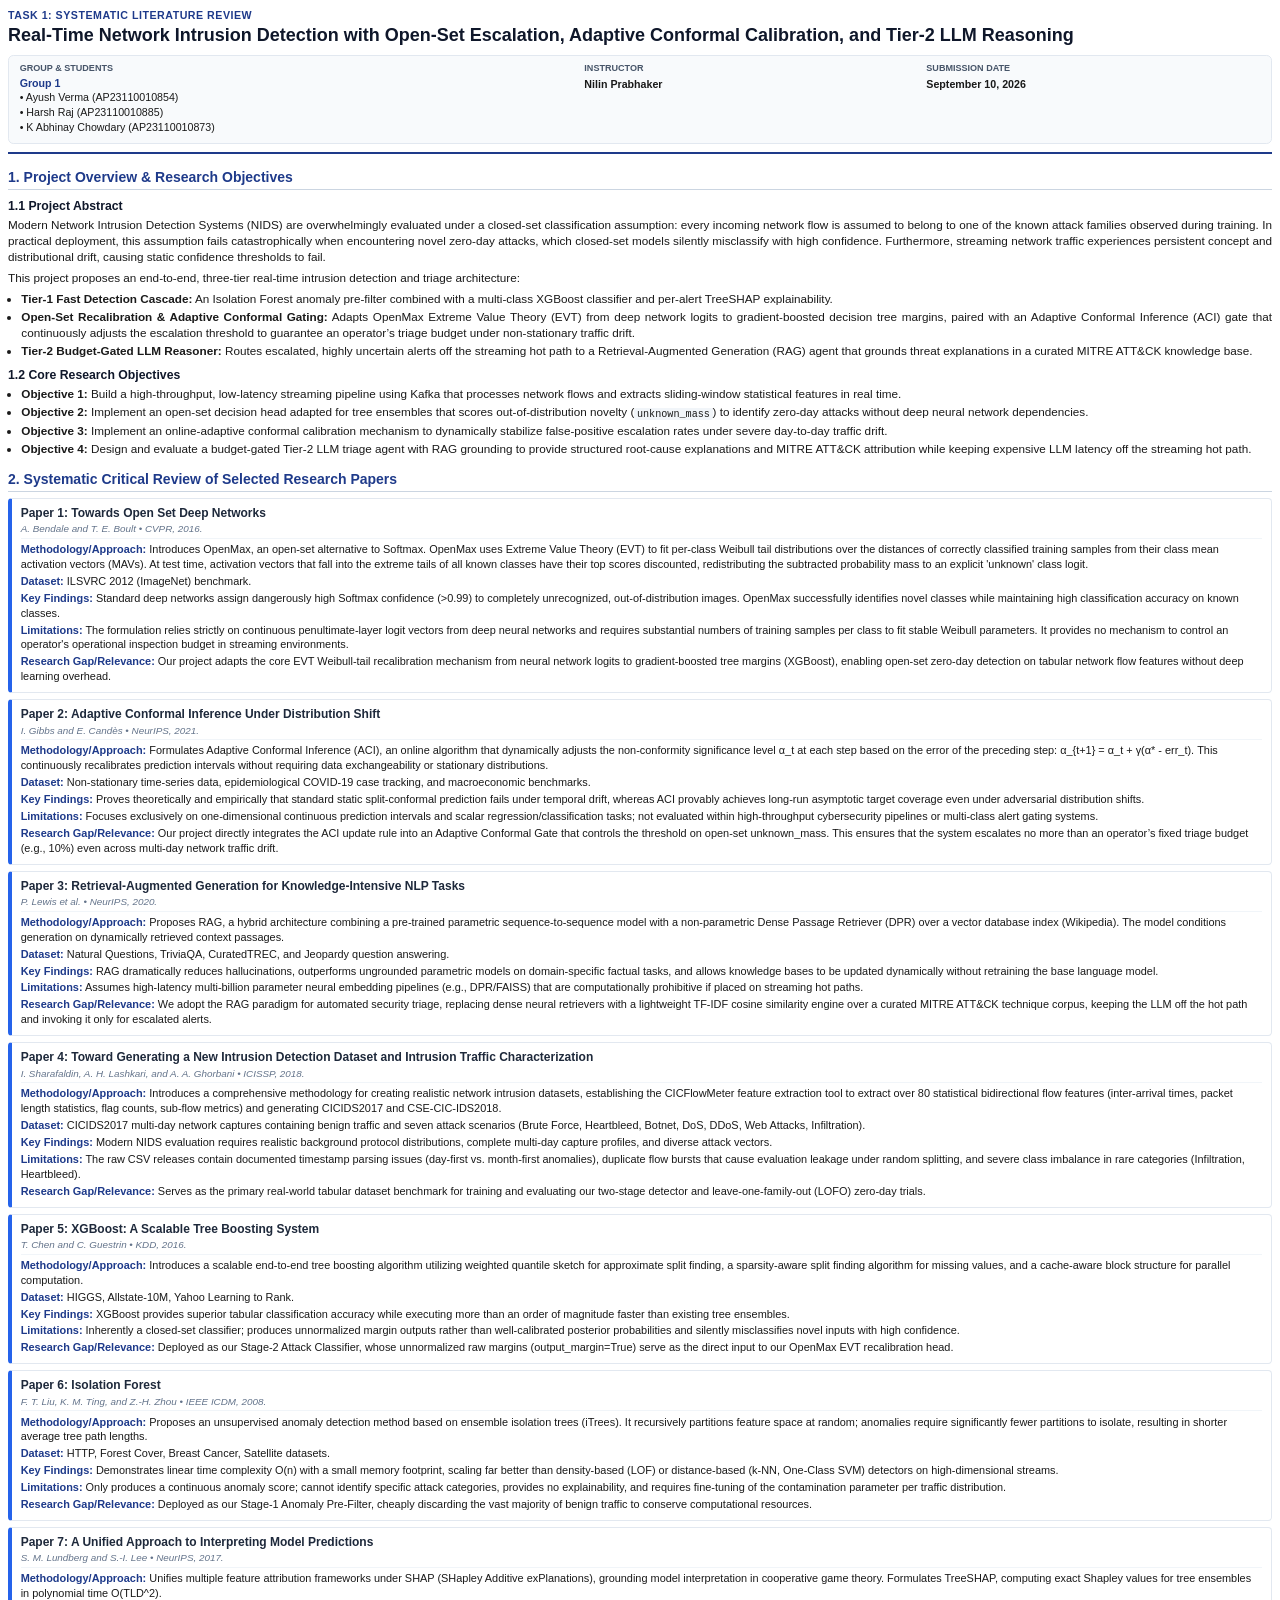
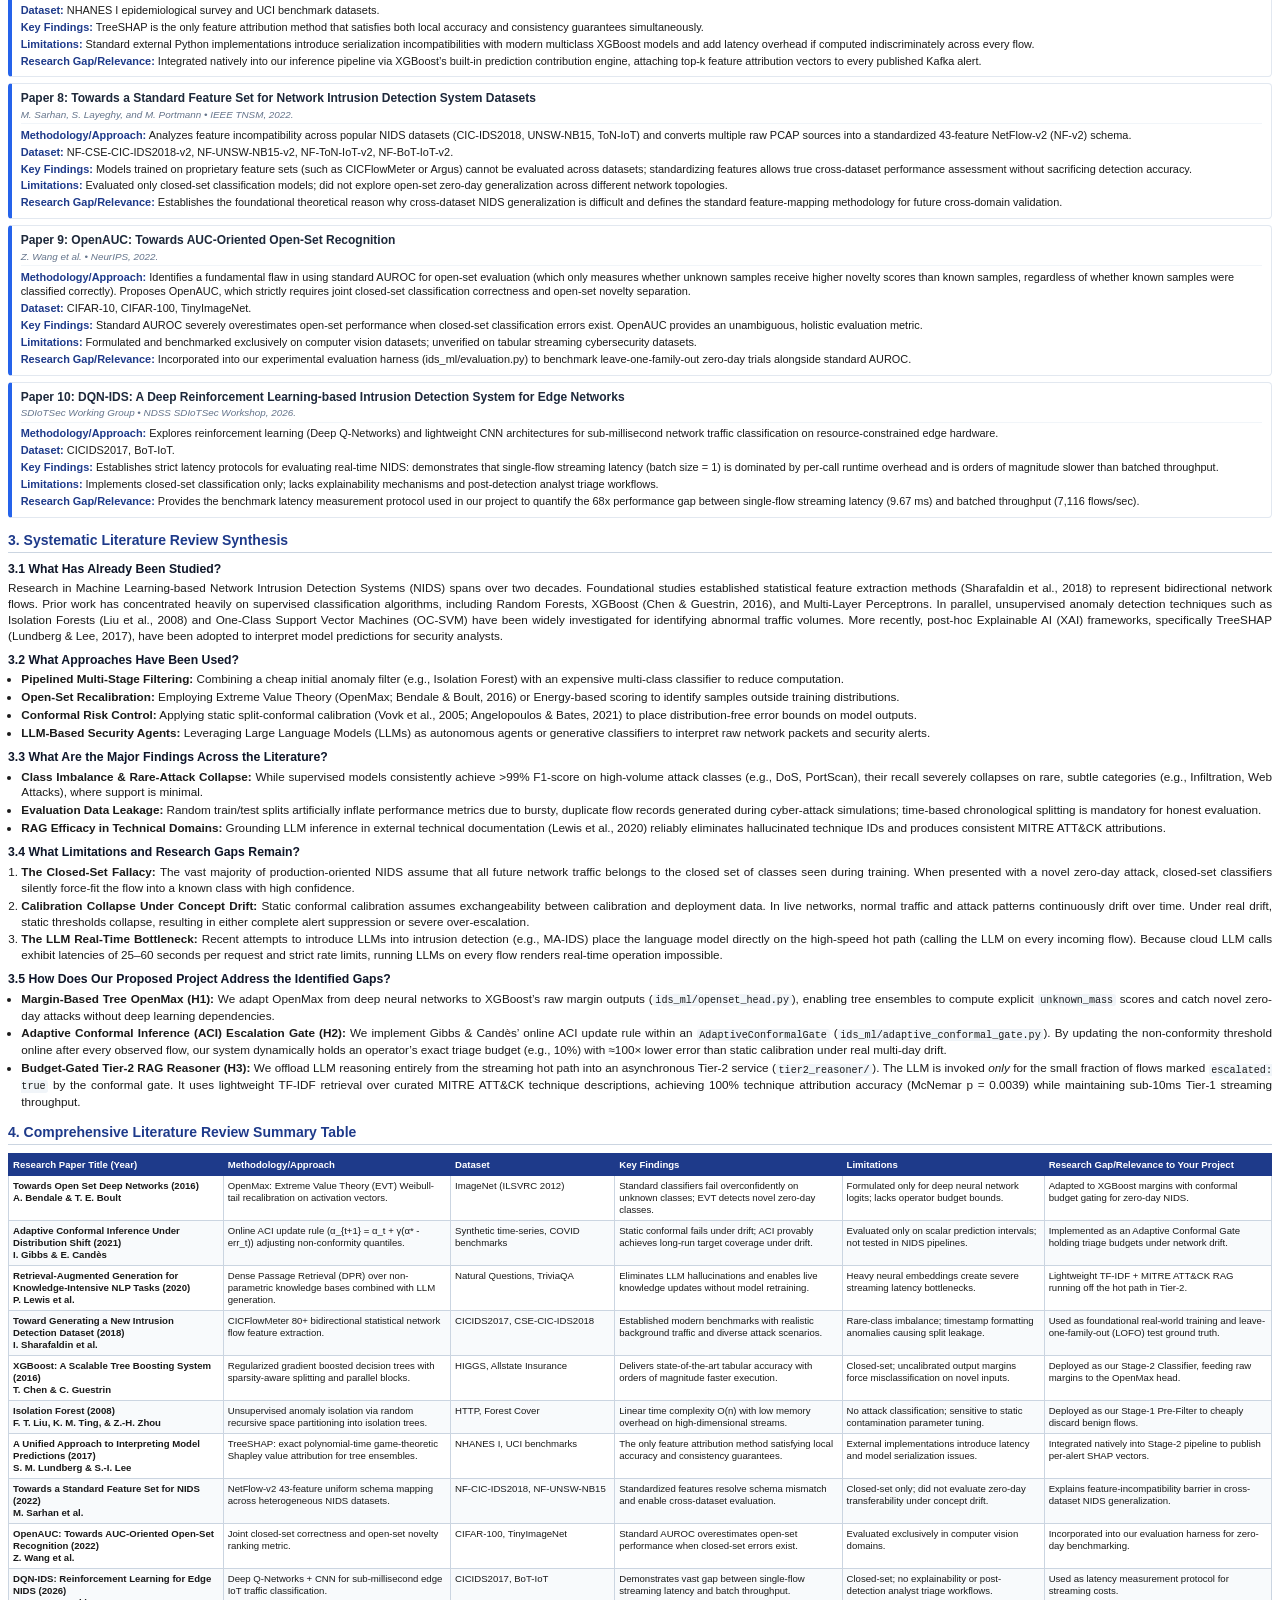
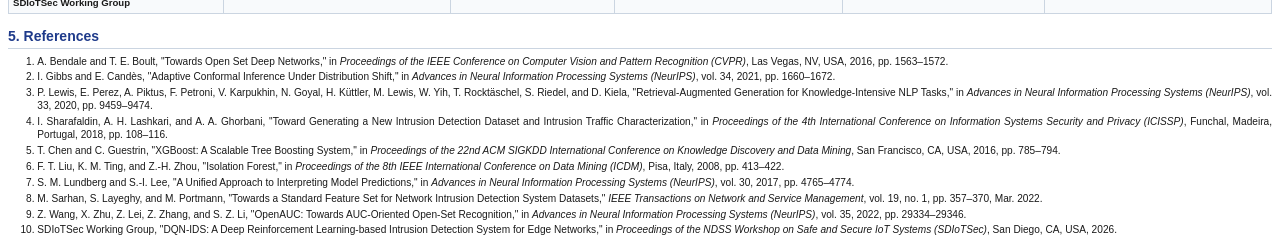
<file: literature_review.html>
<!DOCTYPE html>
<html lang="en">
<head>
<meta charset="utf-8">
<title>Task 1: Systematic Literature Review</title>
<style>
  @page {
    size: A4 portrait;
    margin: 14mm 12mm 14mm 12mm;
  }
  body {
    font-family: 'Segoe UI', -apple-system, BlinkMacSystemFont, 'Liberation Sans', Roboto, sans-serif;
    font-size: 8.8pt;
    line-height: 1.36;
    color: #1a1a1a;
  }
  .doc-header {
    border-bottom: 2pt solid #1e3a8a;
    padding-bottom: 6pt;
    margin-bottom: 8pt;
  }
  .task-tag {
    font-size: 8pt;
    font-weight: 700;
    text-transform: uppercase;
    color: #1e3a8a;
    letter-spacing: 0.5px;
  }
  .doc-title {
    font-size: 13.5pt;
    font-weight: 800;
    color: #0f172a;
    line-height: 1.2;
    margin: 2pt 0 6pt 0;
  }
  .meta-grid {
    display: grid;
    grid-template-columns: 2fr 1.2fr 1.2fr;
    gap: 6pt;
    background: #f8fafc;
    border: 1pt solid #e2e8f0;
    border-radius: 4pt;
    padding: 5pt 8pt;
    font-size: 8pt;
  }
  .meta-item strong {
    color: #475569;
    display: block;
    font-size: 6.8pt;
    text-transform: uppercase;
    margin-bottom: 1pt;
  }
  .group-title {
    color: #1e3a8a;
    font-weight: 700;
  }
  .student-list {
    margin: 0;
    padding: 0;
    list-style: none;
    font-size: 8pt;
    line-height: 1.25;
  }
  h2 {
    font-size: 10.5pt;
    font-weight: 700;
    color: #1e3a8a;
    border-bottom: 0.75pt solid #cbd5e1;
    padding-bottom: 1.5pt;
    margin: 10pt 0 4pt 0;
    break-after: avoid;
  }
  h3 {
    font-size: 9.2pt;
    font-weight: 700;
    color: #0f172a;
    margin: 6pt 0 2pt 0;
    break-after: avoid;
  }
  p {
    margin: 0 0 4pt 0;
    text-align: justify;
  }
  ul, ol {
    margin: 0 0 4pt 10pt;
    padding: 0;
  }
  li {
    margin-bottom: 1.5pt;
    text-align: justify;
  }
  .paper-card {
    background: #ffffff;
    border: 1pt solid #e2e8f0;
    border-left: 3pt solid #2563eb;
    border-radius: 3pt;
    padding: 4.5pt 6.5pt;
    margin-bottom: 4.5pt;
    break-inside: avoid;
  }
  .paper-title {
    font-size: 9pt;
    font-weight: 700;
    color: #1e293b;
    margin: 0 0 1pt 0;
  }
  .paper-meta {
    font-size: 7.4pt;
    color: #64748b;
    font-style: italic;
    margin-bottom: 2.5pt;
    border-bottom: 0.5pt solid #f1f5f9;
    padding-bottom: 1.5pt;
  }
  .paper-field {
    margin-bottom: 1.5pt;
    font-size: 8.2pt;
  }
  .paper-field strong {
    color: #1e3a8a;
  }
  table {
    width: 100%;
    border-collapse: collapse;
    font-size: 7.2pt;
    line-height: 1.25;
    margin: 6pt 0;
  }
  th {
    background: #1e3a8a;
    color: #ffffff;
    font-weight: 700;
    text-align: left;
    padding: 3.5pt 3pt;
    border: 0.5pt solid #1e3a8a;
  }
  td {
    padding: 3pt 3pt;
    border: 0.5pt solid #cbd5e1;
    vertical-align: top;
  }
  tr:nth-child(even) td {
    background: #f8fafc;
  }
  .code {
    font-family: Consolas, monospace;
    font-size: 7.6pt;
    background: #f1f5f9;
    padding: 0.5pt 2pt;
    border-radius: 2pt;
  }
  .references-list {
    font-size: 7.6pt;
    line-height: 1.3;
    padding-left: 12pt;
  }
  .references-list li {
    margin-bottom: 2pt;
  }
  .page-break {
    page-break-before: always;
  }
</style>
</head>
<body>

<div class="doc-header">
  <div class="task-tag">Task 1: Systematic Literature Review</div>
  <h1 class="doc-title">Real-Time Network Intrusion Detection with Open-Set Escalation, Adaptive Conformal Calibration, and Tier-2 LLM Reasoning</h1>
  <div class="meta-grid">
    <div class="meta-item">
      <strong>Group &amp; Students</strong>
      <div class="group-title">Group 1</div>
      <ul class="student-list">
        <li>&bull; Ayush Verma (AP23110010854)</li>
        <li>&bull; Harsh Raj (AP23110010885)</li>
        <li>&bull; K Abhinay Chowdary (AP23110010873)</li>
      </ul>
    </div>
    <div class="meta-item">
      <strong>Instructor</strong>
      <div style="font-weight:600; margin-top:2pt;">Nilin Prabhaker</div>
    </div>
    <div class="meta-item">
      <strong>Submission Date</strong>
      <div style="font-weight:600; margin-top:2pt;">September 10, 2026</div>
    </div>
  </div>
</div>

<h2>1. Project Overview &amp; Research Objectives</h2>

<h3>1.1 Project Abstract</h3>
<p>Modern Network Intrusion Detection Systems (NIDS) are overwhelmingly evaluated under a closed-set classification assumption: every incoming network flow is assumed to belong to one of the known attack families observed during training. In practical deployment, this assumption fails catastrophically when encountering novel zero-day attacks, which closed-set models silently misclassify with high confidence. Furthermore, streaming network traffic experiences persistent concept and distributional drift, causing static confidence thresholds to fail.</p>
<p>This project proposes an end-to-end, three-tier real-time intrusion detection and triage architecture:</p>
<ul>
  <li><strong>Tier-1 Fast Detection Cascade:</strong> An Isolation Forest anomaly pre-filter combined with a multi-class XGBoost classifier and per-alert TreeSHAP explainability.</li>
  <li><strong>Open-Set Recalibration &amp; Adaptive Conformal Gating:</strong> Adapts OpenMax Extreme Value Theory (EVT) from deep network logits to gradient-boosted decision tree margins, paired with an Adaptive Conformal Inference (ACI) gate that continuously adjusts the escalation threshold to guarantee an operator’s triage budget under non-stationary traffic drift.</li>
  <li><strong>Tier-2 Budget-Gated LLM Reasoner:</strong> Routes escalated, highly uncertain alerts off the streaming hot path to a Retrieval-Augmented Generation (RAG) agent that grounds threat explanations in a curated MITRE ATT&amp;CK knowledge base.</li>
</ul>

<h3>1.2 Core Research Objectives</h3>
<ul>
  <li><strong>Objective 1:</strong> Build a high-throughput, low-latency streaming pipeline using Kafka that processes network flows and extracts sliding-window statistical features in real time.</li>
  <li><strong>Objective 2:</strong> Implement an open-set decision head adapted for tree ensembles that scores out-of-distribution novelty (<span class="code">unknown_mass</span>) to identify zero-day attacks without deep neural network dependencies.</li>
  <li><strong>Objective 3:</strong> Implement an online-adaptive conformal calibration mechanism to dynamically stabilize false-positive escalation rates under severe day-to-day traffic drift.</li>
  <li><strong>Objective 4:</strong> Design and evaluate a budget-gated Tier-2 LLM triage agent with RAG grounding to provide structured root-cause explanations and MITRE ATT&amp;CK attribution while keeping expensive LLM latency off the streaming hot path.</li>
</ul>

<h2>2. Systematic Critical Review of Selected Research Papers</h2>

<div class="paper-card">
  <div class="paper-title">Paper 1: Towards Open Set Deep Networks</div>
  <div class="paper-meta">A. Bendale and T. E. Boult • CVPR, 2016.</div>
  <div class="paper-field"><strong>Methodology/Approach:</strong> Introduces OpenMax, an open-set alternative to Softmax. OpenMax uses Extreme Value Theory (EVT) to fit per-class Weibull tail distributions over the distances of correctly classified training samples from their class mean activation vectors (MAVs). At test time, activation vectors that fall into the extreme tails of all known classes have their top scores discounted, redistributing the subtracted probability mass to an explicit 'unknown' class logit.</div>
  <div class="paper-field"><strong>Dataset:</strong> ILSVRC 2012 (ImageNet) benchmark.</div>
  <div class="paper-field"><strong>Key Findings:</strong> Standard deep networks assign dangerously high Softmax confidence (>0.99) to completely unrecognized, out-of-distribution images. OpenMax successfully identifies novel classes while maintaining high classification accuracy on known classes.</div>
  <div class="paper-field"><strong>Limitations:</strong> The formulation relies strictly on continuous penultimate-layer logit vectors from deep neural networks and requires substantial numbers of training samples per class to fit stable Weibull parameters. It provides no mechanism to control an operator's operational inspection budget in streaming environments.</div>
  <div class="paper-field"><strong>Research Gap/Relevance:</strong> Our project adapts the core EVT Weibull-tail recalibration mechanism from neural network logits to gradient-boosted tree margins (XGBoost), enabling open-set zero-day detection on tabular network flow features without deep learning overhead.</div>
</div>

<div class="paper-card">
  <div class="paper-title">Paper 2: Adaptive Conformal Inference Under Distribution Shift</div>
  <div class="paper-meta">I. Gibbs and E. Candès • NeurIPS, 2021.</div>
  <div class="paper-field"><strong>Methodology/Approach:</strong> Formulates Adaptive Conformal Inference (ACI), an online algorithm that dynamically adjusts the non-conformity significance level α_t at each step based on the error of the preceding step: α_{t+1} = α_t + γ(α* - err_t). This continuously recalibrates prediction intervals without requiring data exchangeability or stationary distributions.</div>
  <div class="paper-field"><strong>Dataset:</strong> Non-stationary time-series data, epidemiological COVID-19 case tracking, and macroeconomic benchmarks.</div>
  <div class="paper-field"><strong>Key Findings:</strong> Proves theoretically and empirically that standard static split-conformal prediction fails under temporal drift, whereas ACI provably achieves long-run asymptotic target coverage even under adversarial distribution shifts.</div>
  <div class="paper-field"><strong>Limitations:</strong> Focuses exclusively on one-dimensional continuous prediction intervals and scalar regression/classification tasks; not evaluated within high-throughput cybersecurity pipelines or multi-class alert gating systems.</div>
  <div class="paper-field"><strong>Research Gap/Relevance:</strong> Our project directly integrates the ACI update rule into an Adaptive Conformal Gate that controls the threshold on open-set unknown_mass. This ensures that the system escalates no more than an operator’s fixed triage budget (e.g., 10%) even across multi-day network traffic drift.</div>
</div>

<div class="paper-card">
  <div class="paper-title">Paper 3: Retrieval-Augmented Generation for Knowledge-Intensive NLP Tasks</div>
  <div class="paper-meta">P. Lewis et al. • NeurIPS, 2020.</div>
  <div class="paper-field"><strong>Methodology/Approach:</strong> Proposes RAG, a hybrid architecture combining a pre-trained parametric sequence-to-sequence model with a non-parametric Dense Passage Retriever (DPR) over a vector database index (Wikipedia). The model conditions generation on dynamically retrieved context passages.</div>
  <div class="paper-field"><strong>Dataset:</strong> Natural Questions, TriviaQA, CuratedTREC, and Jeopardy question answering.</div>
  <div class="paper-field"><strong>Key Findings:</strong> RAG dramatically reduces hallucinations, outperforms ungrounded parametric models on domain-specific factual tasks, and allows knowledge bases to be updated dynamically without retraining the base language model.</div>
  <div class="paper-field"><strong>Limitations:</strong> Assumes high-latency multi-billion parameter neural embedding pipelines (e.g., DPR/FAISS) that are computationally prohibitive if placed on streaming hot paths.</div>
  <div class="paper-field"><strong>Research Gap/Relevance:</strong> We adopt the RAG paradigm for automated security triage, replacing dense neural retrievers with a lightweight TF-IDF cosine similarity engine over a curated MITRE ATT&CK technique corpus, keeping the LLM off the hot path and invoking it only for escalated alerts.</div>
</div>

<div class="paper-card">
  <div class="paper-title">Paper 4: Toward Generating a New Intrusion Detection Dataset and Intrusion Traffic Characterization</div>
  <div class="paper-meta">I. Sharafaldin, A. H. Lashkari, and A. A. Ghorbani • ICISSP, 2018.</div>
  <div class="paper-field"><strong>Methodology/Approach:</strong> Introduces a comprehensive methodology for creating realistic network intrusion datasets, establishing the CICFlowMeter feature extraction tool to extract over 80 statistical bidirectional flow features (inter-arrival times, packet length statistics, flag counts, sub-flow metrics) and generating CICIDS2017 and CSE-CIC-IDS2018.</div>
  <div class="paper-field"><strong>Dataset:</strong> CICIDS2017 multi-day network captures containing benign traffic and seven attack scenarios (Brute Force, Heartbleed, Botnet, DoS, DDoS, Web Attacks, Infiltration).</div>
  <div class="paper-field"><strong>Key Findings:</strong> Modern NIDS evaluation requires realistic background protocol distributions, complete multi-day capture profiles, and diverse attack vectors.</div>
  <div class="paper-field"><strong>Limitations:</strong> The raw CSV releases contain documented timestamp parsing issues (day-first vs. month-first anomalies), duplicate flow bursts that cause evaluation leakage under random splitting, and severe class imbalance in rare categories (Infiltration, Heartbleed).</div>
  <div class="paper-field"><strong>Research Gap/Relevance:</strong> Serves as the primary real-world tabular dataset benchmark for training and evaluating our two-stage detector and leave-one-family-out (LOFO) zero-day trials.</div>
</div>

<div class="paper-card">
  <div class="paper-title">Paper 5: XGBoost: A Scalable Tree Boosting System</div>
  <div class="paper-meta">T. Chen and C. Guestrin • KDD, 2016.</div>
  <div class="paper-field"><strong>Methodology/Approach:</strong> Introduces a scalable end-to-end tree boosting algorithm utilizing weighted quantile sketch for approximate split finding, a sparsity-aware split finding algorithm for missing values, and a cache-aware block structure for parallel computation.</div>
  <div class="paper-field"><strong>Dataset:</strong> HIGGS, Allstate-10M, Yahoo Learning to Rank.</div>
  <div class="paper-field"><strong>Key Findings:</strong> XGBoost provides superior tabular classification accuracy while executing more than an order of magnitude faster than existing tree ensembles.</div>
  <div class="paper-field"><strong>Limitations:</strong> Inherently a closed-set classifier; produces unnormalized margin outputs rather than well-calibrated posterior probabilities and silently misclassifies novel inputs with high confidence.</div>
  <div class="paper-field"><strong>Research Gap/Relevance:</strong> Deployed as our Stage-2 Attack Classifier, whose unnormalized raw margins (output_margin=True) serve as the direct input to our OpenMax EVT recalibration head.</div>
</div>

<div class="paper-card">
  <div class="paper-title">Paper 6: Isolation Forest</div>
  <div class="paper-meta">F. T. Liu, K. M. Ting, and Z.-H. Zhou • IEEE ICDM, 2008.</div>
  <div class="paper-field"><strong>Methodology/Approach:</strong> Proposes an unsupervised anomaly detection method based on ensemble isolation trees (iTrees). It recursively partitions feature space at random; anomalies require significantly fewer partitions to isolate, resulting in shorter average tree path lengths.</div>
  <div class="paper-field"><strong>Dataset:</strong> HTTP, Forest Cover, Breast Cancer, Satellite datasets.</div>
  <div class="paper-field"><strong>Key Findings:</strong> Demonstrates linear time complexity O(n) with a small memory footprint, scaling far better than density-based (LOF) or distance-based (k-NN, One-Class SVM) detectors on high-dimensional streams.</div>
  <div class="paper-field"><strong>Limitations:</strong> Only produces a continuous anomaly score; cannot identify specific attack categories, provides no explainability, and requires fine-tuning of the contamination parameter per traffic distribution.</div>
  <div class="paper-field"><strong>Research Gap/Relevance:</strong> Deployed as our Stage-1 Anomaly Pre-Filter, cheaply discarding the vast majority of benign traffic to conserve computational resources.</div>
</div>

<div class="paper-card">
  <div class="paper-title">Paper 7: A Unified Approach to Interpreting Model Predictions</div>
  <div class="paper-meta">S. M. Lundberg and S.-I. Lee • NeurIPS, 2017.</div>
  <div class="paper-field"><strong>Methodology/Approach:</strong> Unifies multiple feature attribution frameworks under SHAP (SHapley Additive exPlanations), grounding model interpretation in cooperative game theory. Formulates TreeSHAP, computing exact Shapley values for tree ensembles in polynomial time O(TLD^2).</div>
  <div class="paper-field"><strong>Dataset:</strong> NHANES I epidemiological survey and UCI benchmark datasets.</div>
  <div class="paper-field"><strong>Key Findings:</strong> TreeSHAP is the only feature attribution method that satisfies both local accuracy and consistency guarantees simultaneously.</div>
  <div class="paper-field"><strong>Limitations:</strong> Standard external Python implementations introduce serialization incompatibilities with modern multiclass XGBoost models and add latency overhead if computed indiscriminately across every flow.</div>
  <div class="paper-field"><strong>Research Gap/Relevance:</strong> Integrated natively into our inference pipeline via XGBoost’s built-in prediction contribution engine, attaching top-k feature attribution vectors to every published Kafka alert.</div>
</div>

<div class="paper-card">
  <div class="paper-title">Paper 8: Towards a Standard Feature Set for Network Intrusion Detection System Datasets</div>
  <div class="paper-meta">M. Sarhan, S. Layeghy, and M. Portmann • IEEE TNSM, 2022.</div>
  <div class="paper-field"><strong>Methodology/Approach:</strong> Analyzes feature incompatibility across popular NIDS datasets (CIC-IDS2018, UNSW-NB15, ToN-IoT) and converts multiple raw PCAP sources into a standardized 43-feature NetFlow-v2 (NF-v2) schema.</div>
  <div class="paper-field"><strong>Dataset:</strong> NF-CSE-CIC-IDS2018-v2, NF-UNSW-NB15-v2, NF-ToN-IoT-v2, NF-BoT-IoT-v2.</div>
  <div class="paper-field"><strong>Key Findings:</strong> Models trained on proprietary feature sets (such as CICFlowMeter or Argus) cannot be evaluated across datasets; standardizing features allows true cross-dataset performance assessment without sacrificing detection accuracy.</div>
  <div class="paper-field"><strong>Limitations:</strong> Evaluated only closed-set classification models; did not explore open-set zero-day generalization across different network topologies.</div>
  <div class="paper-field"><strong>Research Gap/Relevance:</strong> Establishes the foundational theoretical reason why cross-dataset NIDS generalization is difficult and defines the standard feature-mapping methodology for future cross-domain validation.</div>
</div>

<div class="paper-card">
  <div class="paper-title">Paper 9: OpenAUC: Towards AUC-Oriented Open-Set Recognition</div>
  <div class="paper-meta">Z. Wang et al. • NeurIPS, 2022.</div>
  <div class="paper-field"><strong>Methodology/Approach:</strong> Identifies a fundamental flaw in using standard AUROC for open-set evaluation (which only measures whether unknown samples receive higher novelty scores than known samples, regardless of whether known samples were classified correctly). Proposes OpenAUC, which strictly requires joint closed-set classification correctness and open-set novelty separation.</div>
  <div class="paper-field"><strong>Dataset:</strong> CIFAR-10, CIFAR-100, TinyImageNet.</div>
  <div class="paper-field"><strong>Key Findings:</strong> Standard AUROC severely overestimates open-set performance when closed-set classification errors exist. OpenAUC provides an unambiguous, holistic evaluation metric.</div>
  <div class="paper-field"><strong>Limitations:</strong> Formulated and benchmarked exclusively on computer vision datasets; unverified on tabular streaming cybersecurity datasets.</div>
  <div class="paper-field"><strong>Research Gap/Relevance:</strong> Incorporated into our experimental evaluation harness (ids_ml/evaluation.py) to benchmark leave-one-family-out zero-day trials alongside standard AUROC.</div>
</div>

<div class="paper-card">
  <div class="paper-title">Paper 10: DQN-IDS: A Deep Reinforcement Learning-based Intrusion Detection System for Edge Networks</div>
  <div class="paper-meta">SDIoTSec Working Group • NDSS SDIoTSec Workshop, 2026.</div>
  <div class="paper-field"><strong>Methodology/Approach:</strong> Explores reinforcement learning (Deep Q-Networks) and lightweight CNN architectures for sub-millisecond network traffic classification on resource-constrained edge hardware.</div>
  <div class="paper-field"><strong>Dataset:</strong> CICIDS2017, BoT-IoT.</div>
  <div class="paper-field"><strong>Key Findings:</strong> Establishes strict latency protocols for evaluating real-time NIDS: demonstrates that single-flow streaming latency (batch size = 1) is dominated by per-call runtime overhead and is orders of magnitude slower than batched throughput.</div>
  <div class="paper-field"><strong>Limitations:</strong> Implements closed-set classification only; lacks explainability mechanisms and post-detection analyst triage workflows.</div>
  <div class="paper-field"><strong>Research Gap/Relevance:</strong> Provides the benchmark latency measurement protocol used in our project to quantify the 68x performance gap between single-flow streaming latency (9.67 ms) and batched throughput (7,116 flows/sec).</div>
</div>

<h2>3. Systematic Literature Review Synthesis</h2>

<h3>3.1 What Has Already Been Studied?</h3>
<p>Research in Machine Learning-based Network Intrusion Detection Systems (NIDS) spans over two decades. Foundational studies established statistical feature extraction methods (Sharafaldin et al., 2018) to represent bidirectional network flows. Prior work has concentrated heavily on supervised classification algorithms, including Random Forests, XGBoost (Chen &amp; Guestrin, 2016), and Multi-Layer Perceptrons. In parallel, unsupervised anomaly detection techniques such as Isolation Forests (Liu et al., 2008) and One-Class Support Vector Machines (OC-SVM) have been widely investigated for identifying abnormal traffic volumes. More recently, post-hoc Explainable AI (XAI) frameworks, specifically TreeSHAP (Lundberg &amp; Lee, 2017), have been adopted to interpret model predictions for security analysts.</p>

<h3>3.2 What Approaches Have Been Used?</h3>
<ul>
  <li><strong>Pipelined Multi-Stage Filtering:</strong> Combining a cheap initial anomaly filter (e.g., Isolation Forest) with an expensive multi-class classifier to reduce computation.</li>
  <li><strong>Open-Set Recalibration:</strong> Employing Extreme Value Theory (OpenMax; Bendale &amp; Boult, 2016) or Energy-based scoring to identify samples outside training distributions.</li>
  <li><strong>Conformal Risk Control:</strong> Applying static split-conformal calibration (Vovk et al., 2005; Angelopoulos &amp; Bates, 2021) to place distribution-free error bounds on model outputs.</li>
  <li><strong>LLM-Based Security Agents:</strong> Leveraging Large Language Models (LLMs) as autonomous agents or generative classifiers to interpret raw network packets and security alerts.</li>
</ul>

<h3>3.3 What Are the Major Findings Across the Literature?</h3>
<ul>
  <li><strong>Class Imbalance &amp; Rare-Attack Collapse:</strong> While supervised models consistently achieve &gt;99% F1-score on high-volume attack classes (e.g., DoS, PortScan), their recall severely collapses on rare, subtle categories (e.g., Infiltration, Web Attacks), where support is minimal.</li>
  <li><strong>Evaluation Data Leakage:</strong> Random train/test splits artificially inflate performance metrics due to bursty, duplicate flow records generated during cyber-attack simulations; time-based chronological splitting is mandatory for honest evaluation.</li>
  <li><strong>RAG Efficacy in Technical Domains:</strong> Grounding LLM inference in external technical documentation (Lewis et al., 2020) reliably eliminates hallucinated technique IDs and produces consistent MITRE ATT&amp;CK attributions.</li>
</ul>

<h3>3.4 What Limitations and Research Gaps Remain?</h3>
<ol>
  <li><strong>The Closed-Set Fallacy:</strong> The vast majority of production-oriented NIDS assume that all future network traffic belongs to the closed set of classes seen during training. When presented with a novel zero-day attack, closed-set classifiers silently force-fit the flow into a known class with high confidence.</li>
  <li><strong>Calibration Collapse Under Concept Drift:</strong> Static conformal calibration assumes exchangeability between calibration and deployment data. In live networks, normal traffic and attack patterns continuously drift over time. Under real drift, static thresholds collapse, resulting in either complete alert suppression or severe over-escalation.</li>
  <li><strong>The LLM Real-Time Bottleneck:</strong> Recent attempts to introduce LLMs into intrusion detection (e.g., MA-IDS) place the language model directly on the high-speed hot path (calling the LLM on every incoming flow). Because cloud LLM calls exhibit latencies of 25–60 seconds per request and strict rate limits, running LLMs on every flow renders real-time operation impossible.</li>
</ol>

<h3>3.5 How Does Our Proposed Project Address the Identified Gaps?</h3>
<ul>
  <li><strong>Margin-Based Tree OpenMax (H1):</strong> We adapt OpenMax from deep neural networks to XGBoost’s raw margin outputs (<span class="code">ids_ml/openset_head.py</span>), enabling tree ensembles to compute explicit <span class="code">unknown_mass</span> scores and catch novel zero-day attacks without deep learning dependencies.</li>
  <li><strong>Adaptive Conformal Inference (ACI) Escalation Gate (H2):</strong> We implement Gibbs &amp; Cand&egrave;s’ online ACI update rule within an <span class="code">AdaptiveConformalGate</span> (<span class="code">ids_ml/adaptive_conformal_gate.py</span>). By updating the non-conformity threshold online after every observed flow, our system dynamically holds an operator’s exact triage budget (e.g., 10%) with &approx;100&times; lower error than static calibration under real multi-day drift.</li>
  <li><strong>Budget-Gated Tier-2 RAG Reasoner (H3):</strong> We offload LLM reasoning entirely from the streaming hot path into an asynchronous Tier-2 service (<span class="code">tier2_reasoner/</span>). The LLM is invoked <em>only</em> for the small fraction of flows marked <span class="code">escalated: true</span> by the conformal gate. It uses lightweight TF-IDF retrieval over curated MITRE ATT&amp;CK technique descriptions, achieving 100% technique attribution accuracy (McNemar p = 0.0039) while maintaining sub-10ms Tier-1 streaming throughput.</li>
</ul>

<div class="page-break"></div>

<h2>4. Comprehensive Literature Review Summary Table</h2>

<table>
  <thead>
    <tr>
      <th style="width: 17%;">Research Paper Title (Year)</th>
      <th style="width: 18%;">Methodology/Approach</th>
      <th style="width: 13%;">Dataset</th>
      <th style="width: 18%;">Key Findings</th>
      <th style="width: 16%;">Limitations</th>
      <th style="width: 18%;">Research Gap/Relevance to Your Project</th>
    </tr>
  </thead>
  <tbody>

    <tr>
      <td><strong>Towards Open Set Deep Networks (2016)<br>A. Bendale & T. E. Boult</strong></td>
      <td>OpenMax: Extreme Value Theory (EVT) Weibull-tail recalibration on activation vectors.</td>
      <td>ImageNet (ILSVRC 2012)</td>
      <td>Standard classifiers fail overconfidently on unknown classes; EVT detects novel zero-day classes.</td>
      <td>Formulated only for deep neural network logits; lacks operator budget bounds.</td>
      <td>Adapted to XGBoost margins with conformal budget gating for zero-day NIDS.</td>
    </tr>

    <tr>
      <td><strong>Adaptive Conformal Inference Under Distribution Shift (2021)<br>I. Gibbs & E. Candès</strong></td>
      <td>Online ACI update rule (α_{t+1} = α_t + γ(α* - err_t)) adjusting non-conformity quantiles.</td>
      <td>Synthetic time-series, COVID benchmarks</td>
      <td>Static conformal fails under drift; ACI provably achieves long-run target coverage under drift.</td>
      <td>Evaluated only on scalar prediction intervals; not tested in NIDS pipelines.</td>
      <td>Implemented as an Adaptive Conformal Gate holding triage budgets under network drift.</td>
    </tr>

    <tr>
      <td><strong>Retrieval-Augmented Generation for Knowledge-Intensive NLP Tasks (2020)<br>P. Lewis et al.</strong></td>
      <td>Dense Passage Retrieval (DPR) over non-parametric knowledge bases combined with LLM generation.</td>
      <td>Natural Questions, TriviaQA</td>
      <td>Eliminates LLM hallucinations and enables live knowledge updates without model retraining.</td>
      <td>Heavy neural embeddings create severe streaming latency bottlenecks.</td>
      <td>Lightweight TF-IDF + MITRE ATT&CK RAG running off the hot path in Tier-2.</td>
    </tr>

    <tr>
      <td><strong>Toward Generating a New Intrusion Detection Dataset (2018)<br>I. Sharafaldin et al.</strong></td>
      <td>CICFlowMeter 80+ bidirectional statistical network flow feature extraction.</td>
      <td>CICIDS2017, CSE-CIC-IDS2018</td>
      <td>Established modern benchmarks with realistic background traffic and diverse attack scenarios.</td>
      <td>Rare-class imbalance; timestamp formatting anomalies causing split leakage.</td>
      <td>Used as foundational real-world training and leave-one-family-out (LOFO) test ground truth.</td>
    </tr>

    <tr>
      <td><strong>XGBoost: A Scalable Tree Boosting System (2016)<br>T. Chen & C. Guestrin</strong></td>
      <td>Regularized gradient boosted decision trees with sparsity-aware splitting and parallel blocks.</td>
      <td>HIGGS, Allstate Insurance</td>
      <td>Delivers state-of-the-art tabular accuracy with orders of magnitude faster execution.</td>
      <td>Closed-set; uncalibrated output margins force misclassification on novel inputs.</td>
      <td>Deployed as our Stage-2 Classifier, feeding raw margins to the OpenMax head.</td>
    </tr>

    <tr>
      <td><strong>Isolation Forest (2008)<br>F. T. Liu, K. M. Ting, & Z.-H. Zhou</strong></td>
      <td>Unsupervised anomaly isolation via random recursive space partitioning into isolation trees.</td>
      <td>HTTP, Forest Cover</td>
      <td>Linear time complexity O(n) with low memory overhead on high-dimensional streams.</td>
      <td>No attack classification; sensitive to static contamination parameter tuning.</td>
      <td>Deployed as our Stage-1 Pre-Filter to cheaply discard benign flows.</td>
    </tr>

    <tr>
      <td><strong>A Unified Approach to Interpreting Model Predictions (2017)<br>S. M. Lundberg & S.-I. Lee</strong></td>
      <td>TreeSHAP: exact polynomial-time game-theoretic Shapley value attribution for tree ensembles.</td>
      <td>NHANES I, UCI benchmarks</td>
      <td>The only feature attribution method satisfying local accuracy and consistency guarantees.</td>
      <td>External implementations introduce latency and model serialization issues.</td>
      <td>Integrated natively into Stage-2 pipeline to publish per-alert SHAP vectors.</td>
    </tr>

    <tr>
      <td><strong>Towards a Standard Feature Set for NIDS (2022)<br>M. Sarhan et al.</strong></td>
      <td>NetFlow-v2 43-feature uniform schema mapping across heterogeneous NIDS datasets.</td>
      <td>NF-CIC-IDS2018, NF-UNSW-NB15</td>
      <td>Standardized features resolve schema mismatch and enable cross-dataset evaluation.</td>
      <td>Closed-set only; did not evaluate zero-day transferability under concept drift.</td>
      <td>Explains feature-incompatibility barrier in cross-dataset NIDS generalization.</td>
    </tr>

    <tr>
      <td><strong>OpenAUC: Towards AUC-Oriented Open-Set Recognition (2022)<br>Z. Wang et al.</strong></td>
      <td>Joint closed-set correctness and open-set novelty ranking metric.</td>
      <td>CIFAR-100, TinyImageNet</td>
      <td>Standard AUROC overestimates open-set performance when closed-set errors exist.</td>
      <td>Evaluated exclusively in computer vision domains.</td>
      <td>Incorporated into our evaluation harness for zero-day benchmarking.</td>
    </tr>

    <tr>
      <td><strong>DQN-IDS: Reinforcement Learning for Edge NIDS (2026)<br>SDIoTSec Working Group</strong></td>
      <td>Deep Q-Networks + CNN for sub-millisecond edge IoT traffic classification.</td>
      <td>CICIDS2017, BoT-IoT</td>
      <td>Demonstrates vast gap between single-flow streaming latency and batch throughput.</td>
      <td>Closed-set; no explainability or post-detection analyst triage workflows.</td>
      <td>Used as latency measurement protocol for streaming costs.</td>
    </tr>

  </tbody>
</table>

<h2>5. References</h2>
<ol class="references-list">
  <li>A. Bendale and T. E. Boult, "Towards Open Set Deep Networks," in <em>Proceedings of the IEEE Conference on Computer Vision and Pattern Recognition (CVPR)</em>, Las Vegas, NV, USA, 2016, pp. 1563–1572.</li>
  <li>I. Gibbs and E. Cand&egrave;s, "Adaptive Conformal Inference Under Distribution Shift," in <em>Advances in Neural Information Processing Systems (NeurIPS)</em>, vol. 34, 2021, pp. 1660–1672.</li>
  <li>P. Lewis, E. Perez, A. Piktus, F. Petroni, V. Karpukhin, N. Goyal, H. K&uuml;ttler, M. Lewis, W. Yih, T. Rockt&auml;schel, S. Riedel, and D. Kiela, "Retrieval-Augmented Generation for Knowledge-Intensive NLP Tasks," in <em>Advances in Neural Information Processing Systems (NeurIPS)</em>, vol. 33, 2020, pp. 9459–9474.</li>
  <li>I. Sharafaldin, A. H. Lashkari, and A. A. Ghorbani, "Toward Generating a New Intrusion Detection Dataset and Intrusion Traffic Characterization," in <em>Proceedings of the 4th International Conference on Information Systems Security and Privacy (ICISSP)</em>, Funchal, Madeira, Portugal, 2018, pp. 108–116.</li>
  <li>T. Chen and C. Guestrin, "XGBoost: A Scalable Tree Boosting System," in <em>Proceedings of the 22nd ACM SIGKDD International Conference on Knowledge Discovery and Data Mining</em>, San Francisco, CA, USA, 2016, pp. 785–794.</li>
  <li>F. T. Liu, K. M. Ting, and Z.-H. Zhou, "Isolation Forest," in <em>Proceedings of the 8th IEEE International Conference on Data Mining (ICDM)</em>, Pisa, Italy, 2008, pp. 413–422.</li>
  <li>S. M. Lundberg and S.-I. Lee, "A Unified Approach to Interpreting Model Predictions," in <em>Advances in Neural Information Processing Systems (NeurIPS)</em>, vol. 30, 2017, pp. 4765–4774.</li>
  <li>M. Sarhan, S. Layeghy, and M. Portmann, "Towards a Standard Feature Set for Network Intrusion Detection System Datasets," <em>IEEE Transactions on Network and Service Management</em>, vol. 19, no. 1, pp. 357–370, Mar. 2022.</li>
  <li>Z. Wang, X. Zhu, Z. Lei, Z. Zhang, and S. Z. Li, "OpenAUC: Towards AUC-Oriented Open-Set Recognition," in <em>Advances in Neural Information Processing Systems (NeurIPS)</em>, vol. 35, 2022, pp. 29334–29346.</li>
  <li>SDIoTSec Working Group, "DQN-IDS: A Deep Reinforcement Learning-based Intrusion Detection System for Edge Networks," in <em>Proceedings of the NDSS Workshop on Safe and Secure IoT Systems (SDIoTSec)</em>, San Diego, CA, USA, 2026.</li>
</ol>

</body>
</html>
</file>
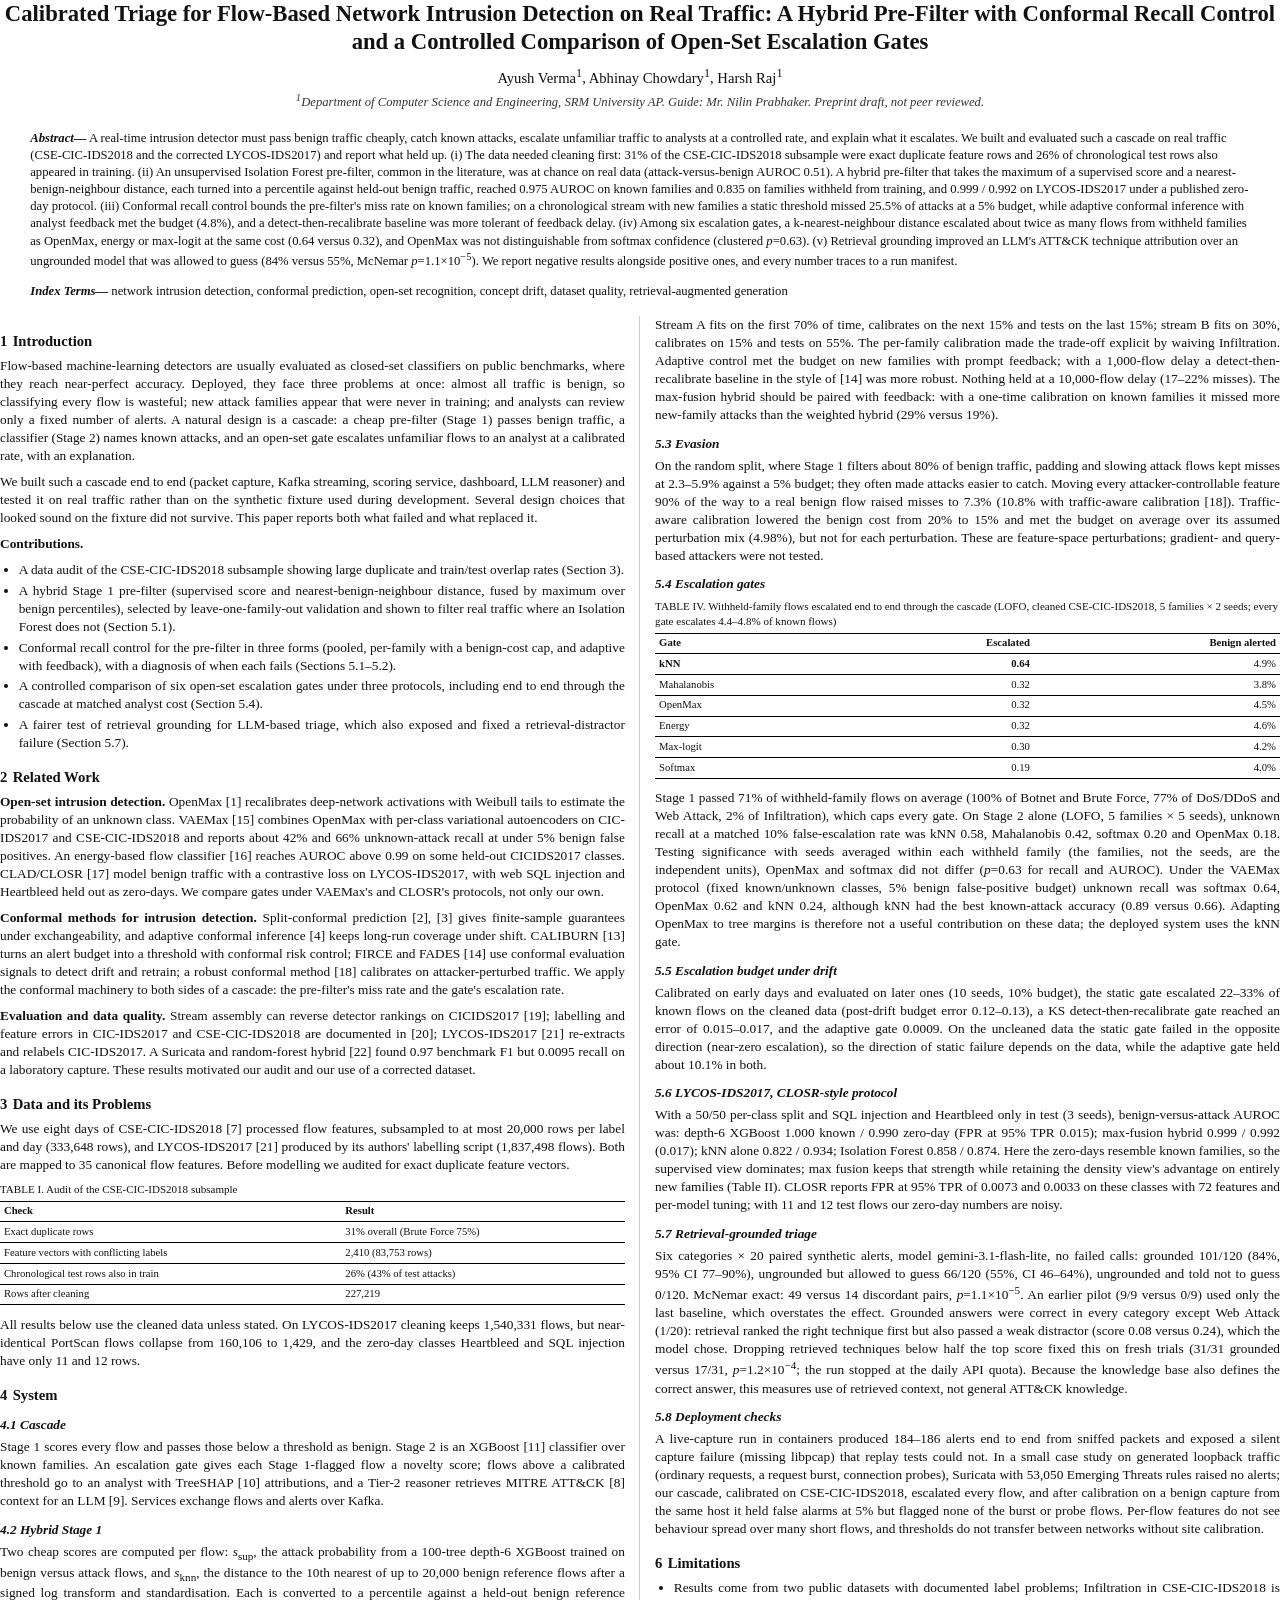
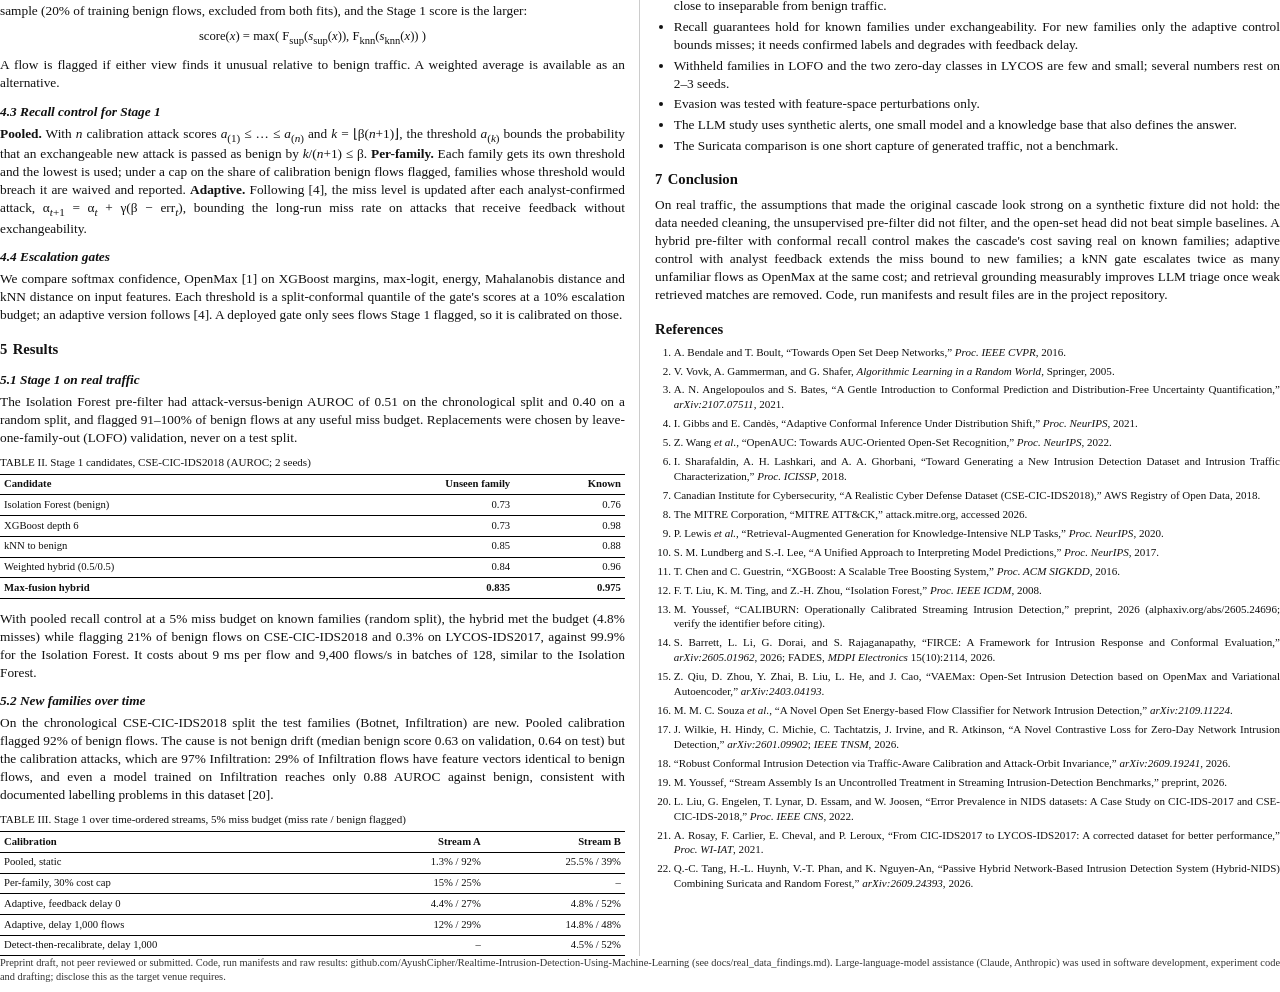
<file: paper/paper.html>
<!doctype html>
<html lang="en">
<head>
<meta charset="utf-8" />
<title>Calibrated Triage for Flow-Based Intrusion Detection on Real Traffic</title>
<style>
  @page { size: A4; margin: 20mm 16mm 20mm 16mm; }
  * { box-sizing: border-box; }
  body {
    font-family: "Times New Roman", Times, "Liberation Serif", serif;
    font-size: 10pt;
    line-height: 1.35;
    color: #111;
    margin: 0;
  }
  .title {
    text-align: center;
    font-size: 17pt;
    font-weight: bold;
    margin: 0 0 6pt 0;
    line-height: 1.25;
  }
  .authors {
    text-align: center;
    font-size: 11pt;
    margin: 0 0 2pt 0;
  }
  .affil {
    text-align: center;
    font-size: 9.5pt;
    font-style: italic;
    color: #333;
    margin: 0 0 14pt 0;
  }
  .abstract {
    margin: 0 8mm 10pt 8mm;
    font-size: 9.5pt;
  }
  .abstract-title {
    font-weight: bold;
    font-style: italic;
  }
  .keywords {
    margin: 6pt 8mm 12pt 8mm;
    font-size: 9.5pt;
  }
  .keywords-title { font-weight: bold; font-style: italic; }

  .columns {
    column-count: 2;
    column-gap: 8mm;
    column-rule: 0.5pt solid #ccc;
  }
  h2 {
    font-size: 11pt;
    margin: 12pt 0 4pt 0;
    break-after: avoid;
  }
  h3 {
    font-size: 10pt;
    font-style: italic;
    margin: 8pt 0 3pt 0;
    break-after: avoid;
  }
  p { margin: 0 0 6pt 0; text-align: justify; orphans: 3; widows: 3; }
  .section-num { margin-right: 4pt; }

  table {
    width: 100%;
    border-collapse: collapse;
    font-size: 8pt;
    margin: 4pt 0 8pt 0;
    break-inside: avoid;
  }
  caption {
    font-size: 8.3pt;
    text-align: left;
    margin-bottom: 3pt;
    caption-side: top;
  }
  th, td {
    border-top: 0.5pt solid #000;
    border-bottom: 0.5pt solid #000;
    padding: 2pt 3pt;
    text-align: left;
  }
  thead th { border-bottom: 1pt solid #000; }
  tbody tr:last-child td { border-bottom: 1pt solid #000; }
  .num { text-align: right; font-variant-numeric: tabular-nums; }

  .eq {
    font-family: "Cambria Math", "Times New Roman", serif;
    text-align: center;
    margin: 6pt 0;
    font-size: 9.5pt;
  }

  code, .mono { font-family: "Consolas", "Courier New", monospace; font-size: 8.5pt; }

  ul, ol { margin: 2pt 0 6pt 14pt; padding: 0; }
  li { margin-bottom: 2pt; text-align: justify; }

  .refs { font-size: 8.3pt; }
  .refs li { margin-bottom: 3pt; }

  .callout {
    font-size: 9pt;
    border-left: 2pt solid #666;
    padding-left: 6pt;
    margin: 6pt 0;
    font-style: italic;
    break-inside: avoid;
  }

  .fig {
    break-inside: avoid;
    margin: 6pt 0 8pt 0;
    text-align: center;
  }
  .fig-caption { font-size: 8.3pt; text-align: left; margin-top: 3pt; }
  .arch {
    border: 0.5pt solid #444;
    padding: 6pt;
    font-family: "Consolas", "Courier New", monospace;
    font-size: 7pt;
    text-align: left;
    line-height: 1.3;
    white-space: pre;
    background: #fafafa;
  }

  sup.cite { font-size: 7.5pt; }

  .footnote {
    font-size: 7.8pt;
    color: #333;
  }
</style>
</head>
<body>

<div class="title">Calibrated Triage for Flow-Based Network Intrusion Detection on Real Traffic: A Hybrid Pre-Filter with Conformal Recall Control and a Controlled Comparison of Open-Set Escalation Gates</div>
<div class="authors">Ayush Verma<sup>1</sup>, Abhinay Chowdary<sup>1</sup>, Harsh Raj<sup>1</sup></div>
<div class="affil"><sup>1</sup>Department of Computer Science and Engineering, SRM University AP. Guide: Mr. Nilin Prabhaker. Preprint draft, not peer reviewed.</div>

<div class="abstract">
<span class="abstract-title">Abstract&mdash;</span>
A real-time intrusion detector must pass benign traffic cheaply, catch known attacks, escalate unfamiliar traffic to analysts at a controlled rate, and explain what it escalates. We built and evaluated such a cascade on real traffic (CSE-CIC-IDS2018 and the corrected LYCOS-IDS2017) and report what held up. (i) The data needed cleaning first: 31% of the CSE-CIC-IDS2018 subsample were exact duplicate feature rows and 26% of chronological test rows also appeared in training. (ii) An unsupervised Isolation Forest pre-filter, common in the literature, was at chance on real data (attack-versus-benign AUROC 0.51). A hybrid pre-filter that takes the maximum of a supervised score and a nearest-benign-neighbour distance, each turned into a percentile against held-out benign traffic, reached 0.975 AUROC on known families and 0.835 on families withheld from training, and 0.999 / 0.992 on LYCOS-IDS2017 under a published zero-day protocol. (iii) Conformal recall control bounds the pre-filter's miss rate on known families; on a chronological stream with new families a static threshold missed 25.5% of attacks at a 5% budget, while adaptive conformal inference with analyst feedback met the budget (4.8%), and a detect-then-recalibrate baseline was more tolerant of feedback delay. (iv) Among six escalation gates, a k-nearest-neighbour distance escalated about twice as many flows from withheld families as OpenMax, energy or max-logit at the same cost (0.64 versus 0.32), and OpenMax was not distinguishable from softmax confidence (clustered <i>p</i>=0.63). (v) Retrieval grounding improved an LLM's ATT&amp;CK technique attribution over an ungrounded model that was allowed to guess (84% versus 55%, McNemar <i>p</i>=1.1&times;10<sup>&minus;5</sup>). We report negative results alongside positive ones, and every number traces to a run manifest.
</div>

<div class="keywords"><span class="keywords-title">Index Terms&mdash;</span> network intrusion detection, conformal prediction, open-set recognition, concept drift, dataset quality, retrieval-augmented generation</div>

<div class="columns">

<h2><span class="section-num">1</span>Introduction</h2>
<p>Flow-based machine-learning detectors are usually evaluated as closed-set classifiers on public benchmarks, where they reach near-perfect accuracy. Deployed, they face three problems at once: almost all traffic is benign, so classifying every flow is wasteful; new attack families appear that were never in training; and analysts can review only a fixed number of alerts. A natural design is a cascade: a cheap pre-filter (Stage 1) passes benign traffic, a classifier (Stage 2) names known attacks, and an open-set gate escalates unfamiliar flows to an analyst at a calibrated rate, with an explanation.</p>
<p>We built such a cascade end to end (packet capture, Kafka streaming, scoring service, dashboard, LLM reasoner) and tested it on real traffic rather than on the synthetic fixture used during development. Several design choices that looked sound on the fixture did not survive. This paper reports both what failed and what replaced it.</p>
<p><b>Contributions.</b></p>
<ul>
<li>A data audit of the CSE-CIC-IDS2018 subsample showing large duplicate and train/test overlap rates (Section 3).</li>
<li>A hybrid Stage 1 pre-filter (supervised score and nearest-benign-neighbour distance, fused by maximum over benign percentiles), selected by leave-one-family-out validation and shown to filter real traffic where an Isolation Forest does not (Section 5.1).</li>
<li>Conformal recall control for the pre-filter in three forms (pooled, per-family with a benign-cost cap, and adaptive with feedback), with a diagnosis of when each fails (Sections 5.1&ndash;5.2).</li>
<li>A controlled comparison of six open-set escalation gates under three protocols, including end to end through the cascade at matched analyst cost (Section 5.4).</li>
<li>A fairer test of retrieval grounding for LLM-based triage, which also exposed and fixed a retrieval-distractor failure (Section 5.7).</li>
</ul>

<h2><span class="section-num">2</span>Related Work</h2>
<p><b>Open-set intrusion detection.</b> OpenMax [1] recalibrates deep-network activations with Weibull tails to estimate the probability of an unknown class. VAEMax [15] combines OpenMax with per-class variational autoencoders on CIC-IDS2017 and CSE-CIC-IDS2018 and reports about 42% and 66% unknown-attack recall at under 5% benign false positives. An energy-based flow classifier [16] reaches AUROC above 0.99 on some held-out CICIDS2017 classes. CLAD/CLOSR [17] model benign traffic with a contrastive loss on LYCOS-IDS2017, with web SQL injection and Heartbleed held out as zero-days. We compare gates under VAEMax's and CLOSR's protocols, not only our own.</p>
<p><b>Conformal methods for intrusion detection.</b> Split-conformal prediction [2], [3] gives finite-sample guarantees under exchangeability, and adaptive conformal inference [4] keeps long-run coverage under shift. CALIBURN [13] turns an alert budget into a threshold with conformal risk control; FIRCE and FADES [14] use conformal evaluation signals to detect drift and retrain; a robust conformal method [18] calibrates on attacker-perturbed traffic. We apply the conformal machinery to both sides of a cascade: the pre-filter's miss rate and the gate's escalation rate.</p>
<p><b>Evaluation and data quality.</b> Stream assembly can reverse detector rankings on CICIDS2017 [19]; labelling and feature errors in CIC-IDS2017 and CSE-CIC-IDS2018 are documented in [20]; LYCOS-IDS2017 [21] re-extracts and relabels CIC-IDS2017. A Suricata and random-forest hybrid [22] found 0.97 benchmark F1 but 0.0095 recall on a laboratory capture. These results motivated our audit and our use of a corrected dataset.</p>

<h2><span class="section-num">3</span>Data and its Problems</h2>
<p>We use eight days of CSE-CIC-IDS2018 [7] processed flow features, subsampled to at most 20,000 rows per label and day (333,648 rows), and LYCOS-IDS2017 [21] produced by its authors' labelling script (1,837,498 flows). Both are mapped to 35 canonical flow features. Before modelling we audited for exact duplicate feature vectors.</p>
<table>
<caption>TABLE I. Audit of the CSE-CIC-IDS2018 subsample</caption>
<thead><tr><th>Check</th><th>Result</th></tr></thead>
<tbody>
<tr><td>Exact duplicate rows</td><td>31% overall (Brute Force 75%)</td></tr>
<tr><td>Feature vectors with conflicting labels</td><td>2,410 (83,753 rows)</td></tr>
<tr><td>Chronological test rows also in train</td><td>26% (43% of test attacks)</td></tr>
<tr><td>Rows after cleaning</td><td>227,219</td></tr>
</tbody>
</table>
<p>All results below use the cleaned data unless stated. On LYCOS-IDS2017 cleaning keeps 1,540,331 flows, but near-identical PortScan flows collapse from 160,106 to 1,429, and the zero-day classes Heartbleed and SQL injection have only 11 and 12 rows.</p>

<h2><span class="section-num">4</span>System</h2>
<h3>4.1 Cascade</h3>
<p>Stage 1 scores every flow and passes those below a threshold as benign. Stage 2 is an XGBoost [11] classifier over known families. An escalation gate gives each Stage 1-flagged flow a novelty score; flows above a calibrated threshold go to an analyst with TreeSHAP [10] attributions, and a Tier-2 reasoner retrieves MITRE ATT&amp;CK [8] context for an LLM [9]. Services exchange flows and alerts over Kafka.</p>
<h3>4.2 Hybrid Stage 1</h3>
<p>Two cheap scores are computed per flow: <i>s</i><sub>sup</sub>, the attack probability from a 100-tree depth-6 XGBoost trained on benign versus attack flows, and <i>s</i><sub>knn</sub>, the distance to the 10th nearest of up to 20,000 benign reference flows after a signed log transform and standardisation. Each is converted to a percentile against a held-out benign reference sample (20% of training benign flows, excluded from both fits), and the Stage 1 score is the larger:</p>
<div class="eq">score(<i>x</i>) = max( F<sub>sup</sub>(<i>s</i><sub>sup</sub>(<i>x</i>)), F<sub>knn</sub>(<i>s</i><sub>knn</sub>(<i>x</i>)) )</div>
<p>A flow is flagged if either view finds it unusual relative to benign traffic. A weighted average is available as an alternative.</p>
<h3>4.3 Recall control for Stage 1</h3>
<p><b>Pooled.</b> With <i>n</i> calibration attack scores <i>a</i><sub>(1)</sub> &le; &hellip; &le; <i>a</i><sub>(<i>n</i>)</sub> and <i>k</i> = &lfloor;&beta;(<i>n</i>+1)&rfloor;, the threshold <i>a</i><sub>(<i>k</i>)</sub> bounds the probability that an exchangeable new attack is passed as benign by <i>k</i>/(<i>n</i>+1) &le; &beta;. <b>Per-family.</b> Each family gets its own threshold and the lowest is used; under a cap on the share of calibration benign flows flagged, families whose threshold would breach it are waived and reported. <b>Adaptive.</b> Following [4], the miss level is updated after each analyst-confirmed attack, &alpha;<sub><i>t</i>+1</sub> = &alpha;<sub><i>t</i></sub> + &gamma;(&beta; &minus; err<sub><i>t</i></sub>), bounding the long-run miss rate on attacks that receive feedback without exchangeability.</p>
<h3>4.4 Escalation gates</h3>
<p>We compare softmax confidence, OpenMax [1] on XGBoost margins, max-logit, energy, Mahalanobis distance and kNN distance on input features. Each threshold is a split-conformal quantile of the gate's scores at a 10% escalation budget; an adaptive version follows [4]. A deployed gate only sees flows Stage 1 flagged, so it is calibrated on those.</p>

<h2><span class="section-num">5</span>Results</h2>
<h3>5.1 Stage 1 on real traffic</h3>
<p>The Isolation Forest pre-filter had attack-versus-benign AUROC of 0.51 on the chronological split and 0.40 on a random split, and flagged 91&ndash;100% of benign flows at any useful miss budget. Replacements were chosen by leave-one-family-out (LOFO) validation, never on a test split.</p>
<table>
<caption>TABLE II. Stage 1 candidates, CSE-CIC-IDS2018 (AUROC; 2 seeds)</caption>
<thead><tr><th>Candidate</th><th class="num">Unseen family</th><th class="num">Known</th></tr></thead>
<tbody>
<tr><td>Isolation Forest (benign)</td><td class="num">0.73</td><td class="num">0.76</td></tr>
<tr><td>XGBoost depth 6</td><td class="num">0.73</td><td class="num">0.98</td></tr>
<tr><td>kNN to benign</td><td class="num">0.85</td><td class="num">0.88</td></tr>
<tr><td>Weighted hybrid (0.5/0.5)</td><td class="num">0.84</td><td class="num">0.96</td></tr>
<tr><td><b>Max-fusion hybrid</b></td><td class="num"><b>0.835</b></td><td class="num"><b>0.975</b></td></tr>
</tbody>
</table>
<p>With pooled recall control at a 5% miss budget on known families (random split), the hybrid met the budget (4.8% misses) while flagging 21% of benign flows on CSE-CIC-IDS2018 and 0.3% on LYCOS-IDS2017, against 99.9% for the Isolation Forest. It costs about 9 ms per flow and 9,400 flows/s in batches of 128, similar to the Isolation Forest.</p>
<h3>5.2 New families over time</h3>
<p>On the chronological CSE-CIC-IDS2018 split the test families (Botnet, Infiltration) are new. Pooled calibration flagged 92% of benign flows. The cause is not benign drift (median benign score 0.63 on validation, 0.64 on test) but the calibration attacks, which are 97% Infiltration: 29% of Infiltration flows have feature vectors identical to benign flows, and even a model trained on Infiltration reaches only 0.88 AUROC against benign, consistent with documented labelling problems in this dataset [20].</p>
<table>
<caption>TABLE III. Stage 1 over time-ordered streams, 5% miss budget (miss rate / benign flagged)</caption>
<thead><tr><th>Calibration</th><th class="num">Stream A</th><th class="num">Stream B</th></tr></thead>
<tbody>
<tr><td>Pooled, static</td><td class="num">1.3% / 92%</td><td class="num">25.5% / 39%</td></tr>
<tr><td>Per-family, 30% cost cap</td><td class="num">15% / 25%</td><td class="num">&ndash;</td></tr>
<tr><td>Adaptive, feedback delay 0</td><td class="num">4.4% / 27%</td><td class="num">4.8% / 52%</td></tr>
<tr><td>Adaptive, delay 1,000 flows</td><td class="num">12% / 29%</td><td class="num">14.8% / 48%</td></tr>
<tr><td>Detect-then-recalibrate, delay 1,000</td><td class="num">&ndash;</td><td class="num">4.5% / 52%</td></tr>
</tbody>
</table>
<p>Stream A fits on the first 70% of time, calibrates on the next 15% and tests on the last 15%; stream B fits on 30%, calibrates on 15% and tests on 55%. The per-family calibration made the trade-off explicit by waiving Infiltration. Adaptive control met the budget on new families with prompt feedback; with a 1,000-flow delay a detect-then-recalibrate baseline in the style of [14] was more robust. Nothing held at a 10,000-flow delay (17&ndash;22% misses). The max-fusion hybrid should be paired with feedback: with a one-time calibration on known families it missed more new-family attacks than the weighted hybrid (29% versus 19%).</p>
<h3>5.3 Evasion</h3>
<p>On the random split, where Stage 1 filters about 80% of benign traffic, padding and slowing attack flows kept misses at 2.3&ndash;5.9% against a 5% budget; they often made attacks easier to catch. Moving every attacker-controllable feature 90% of the way to a real benign flow raised misses to 7.3% (10.8% with traffic-aware calibration [18]). Traffic-aware calibration lowered the benign cost from 20% to 15% and met the budget on average over its assumed perturbation mix (4.98%), but not for each perturbation. These are feature-space perturbations; gradient- and query-based attackers were not tested.</p>
<h3>5.4 Escalation gates</h3>
<table>
<caption>TABLE IV. Withheld-family flows escalated end to end through the cascade (LOFO, cleaned CSE-CIC-IDS2018, 5 families &times; 2 seeds; every gate escalates 4.4&ndash;4.8% of known flows)</caption>
<thead><tr><th>Gate</th><th class="num">Escalated</th><th class="num">Benign alerted</th></tr></thead>
<tbody>
<tr><td><b>kNN</b></td><td class="num"><b>0.64</b></td><td class="num">4.9%</td></tr>
<tr><td>Mahalanobis</td><td class="num">0.32</td><td class="num">3.8%</td></tr>
<tr><td>OpenMax</td><td class="num">0.32</td><td class="num">4.5%</td></tr>
<tr><td>Energy</td><td class="num">0.32</td><td class="num">4.6%</td></tr>
<tr><td>Max-logit</td><td class="num">0.30</td><td class="num">4.2%</td></tr>
<tr><td>Softmax</td><td class="num">0.19</td><td class="num">4.0%</td></tr>
</tbody>
</table>
<p>Stage 1 passed 71% of withheld-family flows on average (100% of Botnet and Brute Force, 77% of DoS/DDoS and Web Attack, 2% of Infiltration), which caps every gate. On Stage 2 alone (LOFO, 5 families &times; 5 seeds), unknown recall at a matched 10% false-escalation rate was kNN 0.58, Mahalanobis 0.42, softmax 0.20 and OpenMax 0.18. Testing significance with seeds averaged within each withheld family (the families, not the seeds, are the independent units), OpenMax and softmax did not differ (<i>p</i>=0.63 for recall and AUROC). Under the VAEMax protocol (fixed known/unknown classes, 5% benign false-positive budget) unknown recall was softmax 0.64, OpenMax 0.62 and kNN 0.24, although kNN had the best known-attack accuracy (0.89 versus 0.66). Adapting OpenMax to tree margins is therefore not a useful contribution on these data; the deployed system uses the kNN gate.</p>
<h3>5.5 Escalation budget under drift</h3>
<p>Calibrated on early days and evaluated on later ones (10 seeds, 10% budget), the static gate escalated 22&ndash;33% of known flows on the cleaned data (post-drift budget error 0.12&ndash;0.13), a KS detect-then-recalibrate gate reached an error of 0.015&ndash;0.017, and the adaptive gate 0.0009. On the uncleaned data the static gate failed in the opposite direction (near-zero escalation), so the direction of static failure depends on the data, while the adaptive gate held about 10.1% in both.</p>
<h3>5.6 LYCOS-IDS2017, CLOSR-style protocol</h3>
<p>With a 50/50 per-class split and SQL injection and Heartbleed only in test (3 seeds), benign-versus-attack AUROC was: depth-6 XGBoost 1.000 known / 0.990 zero-day (FPR at 95% TPR 0.015); max-fusion hybrid 0.999 / 0.992 (0.017); kNN alone 0.822 / 0.934; Isolation Forest 0.858 / 0.874. Here the zero-days resemble known families, so the supervised view dominates; max fusion keeps that strength while retaining the density view's advantage on entirely new families (Table II). CLOSR reports FPR at 95% TPR of 0.0073 and 0.0033 on these classes with 72 features and per-model tuning; with 11 and 12 test flows our zero-day numbers are noisy.</p>
<h3>5.7 Retrieval-grounded triage</h3>
<p>Six categories &times; 20 paired synthetic alerts, model gemini-3.1-flash-lite, no failed calls: grounded 101/120 (84%, 95% CI 77&ndash;90%), ungrounded but allowed to guess 66/120 (55%, CI 46&ndash;64%), ungrounded and told not to guess 0/120. McNemar exact: 49 versus 14 discordant pairs, <i>p</i>=1.1&times;10<sup>&minus;5</sup>. An earlier pilot (9/9 versus 0/9) used only the last baseline, which overstates the effect. Grounded answers were correct in every category except Web Attack (1/20): retrieval ranked the right technique first but also passed a weak distractor (score 0.08 versus 0.24), which the model chose. Dropping retrieved techniques below half the top score fixed this on fresh trials (31/31 grounded versus 17/31, <i>p</i>=1.2&times;10<sup>&minus;4</sup>; the run stopped at the daily API quota). Because the knowledge base also defines the correct answer, this measures use of retrieved context, not general ATT&amp;CK knowledge.</p>
<h3>5.8 Deployment checks</h3>
<p>A live-capture run in containers produced 184&ndash;186 alerts end to end from sniffed packets and exposed a silent capture failure (missing libpcap) that replay tests could not. In a small case study on generated loopback traffic (ordinary requests, a request burst, connection probes), Suricata with 53,050 Emerging Threats rules raised no alerts; our cascade, calibrated on CSE-CIC-IDS2018, escalated every flow, and after calibration on a benign capture from the same host it held false alarms at 5% but flagged none of the burst or probe flows. Per-flow features do not see behaviour spread over many short flows, and thresholds do not transfer between networks without site calibration.</p>

<h2><span class="section-num">6</span>Limitations</h2>
<ul>
<li>Results come from two public datasets with documented label problems; Infiltration in CSE-CIC-IDS2018 is close to inseparable from benign traffic.</li>
<li>Recall guarantees hold for known families under exchangeability. For new families only the adaptive control bounds misses; it needs confirmed labels and degrades with feedback delay.</li>
<li>Withheld families in LOFO and the two zero-day classes in LYCOS are few and small; several numbers rest on 2&ndash;3 seeds.</li>
<li>Evasion was tested with feature-space perturbations only.</li>
<li>The LLM study uses synthetic alerts, one small model and a knowledge base that also defines the answer.</li>
<li>The Suricata comparison is one short capture of generated traffic, not a benchmark.</li>
</ul>

<h2><span class="section-num">7</span>Conclusion</h2>
<p>On real traffic, the assumptions that made the original cascade look strong on a synthetic fixture did not hold: the data needed cleaning, the unsupervised pre-filter did not filter, and the open-set head did not beat simple baselines. A hybrid pre-filter with conformal recall control makes the cascade's cost saving real on known families; adaptive control with analyst feedback extends the miss bound to new families; a kNN gate escalates twice as many unfamiliar flows as OpenMax at the same cost; and retrieval grounding measurably improves LLM triage once weak retrieved matches are removed. Code, run manifests and result files are in the project repository.</p>

<h2>References</h2>
<ol class="refs">
<li>A. Bendale and T. Boult, &ldquo;Towards Open Set Deep Networks,&rdquo; <i>Proc. IEEE CVPR</i>, 2016.</li>
<li>V. Vovk, A. Gammerman, and G. Shafer, <i>Algorithmic Learning in a Random World</i>, Springer, 2005.</li>
<li>A. N. Angelopoulos and S. Bates, &ldquo;A Gentle Introduction to Conformal Prediction and Distribution-Free Uncertainty Quantification,&rdquo; <i>arXiv:2107.07511</i>, 2021.</li>
<li>I. Gibbs and E. Cand&egrave;s, &ldquo;Adaptive Conformal Inference Under Distribution Shift,&rdquo; <i>Proc. NeurIPS</i>, 2021.</li>
<li>Z. Wang <i>et al.</i>, &ldquo;OpenAUC: Towards AUC-Oriented Open-Set Recognition,&rdquo; <i>Proc. NeurIPS</i>, 2022.</li>
<li>I. Sharafaldin, A. H. Lashkari, and A. A. Ghorbani, &ldquo;Toward Generating a New Intrusion Detection Dataset and Intrusion Traffic Characterization,&rdquo; <i>Proc. ICISSP</i>, 2018.</li>
<li>Canadian Institute for Cybersecurity, &ldquo;A Realistic Cyber Defense Dataset (CSE-CIC-IDS2018),&rdquo; AWS Registry of Open Data, 2018.</li>
<li>The MITRE Corporation, &ldquo;MITRE ATT&amp;CK,&rdquo; attack.mitre.org, accessed 2026.</li>
<li>P. Lewis <i>et al.</i>, &ldquo;Retrieval-Augmented Generation for Knowledge-Intensive NLP Tasks,&rdquo; <i>Proc. NeurIPS</i>, 2020.</li>
<li>S. M. Lundberg and S.-I. Lee, &ldquo;A Unified Approach to Interpreting Model Predictions,&rdquo; <i>Proc. NeurIPS</i>, 2017.</li>
<li>T. Chen and C. Guestrin, &ldquo;XGBoost: A Scalable Tree Boosting System,&rdquo; <i>Proc. ACM SIGKDD</i>, 2016.</li>
<li>F. T. Liu, K. M. Ting, and Z.-H. Zhou, &ldquo;Isolation Forest,&rdquo; <i>Proc. IEEE ICDM</i>, 2008.</li>
<li>M. Youssef, &ldquo;CALIBURN: Operationally Calibrated Streaming Intrusion Detection,&rdquo; preprint, 2026 (alphaxiv.org/abs/2605.24696; verify the identifier before citing).</li>
<li>S. Barrett, L. Li, G. Dorai, and S. Rajaganapathy, &ldquo;FIRCE: A Framework for Intrusion Response and Conformal Evaluation,&rdquo; <i>arXiv:2605.01962</i>, 2026; FADES, <i>MDPI Electronics</i> 15(10):2114, 2026.</li>
<li>Z. Qiu, D. Zhou, Y. Zhai, B. Liu, L. He, and J. Cao, &ldquo;VAEMax: Open-Set Intrusion Detection based on OpenMax and Variational Autoencoder,&rdquo; <i>arXiv:2403.04193</i>.</li>
<li>M. M. C. Souza <i>et al.</i>, &ldquo;A Novel Open Set Energy-based Flow Classifier for Network Intrusion Detection,&rdquo; <i>arXiv:2109.11224</i>.</li>
<li>J. Wilkie, H. Hindy, C. Michie, C. Tachtatzis, J. Irvine, and R. Atkinson, &ldquo;A Novel Contrastive Loss for Zero-Day Network Intrusion Detection,&rdquo; <i>arXiv:2601.09902</i>; <i>IEEE TNSM</i>, 2026.</li>
<li>&ldquo;Robust Conformal Intrusion Detection via Traffic-Aware Calibration and Attack-Orbit Invariance,&rdquo; <i>arXiv:2609.19241</i>, 2026.</li>
<li>M. Youssef, &ldquo;Stream Assembly Is an Uncontrolled Treatment in Streaming Intrusion-Detection Benchmarks,&rdquo; preprint, 2026.</li>
<li>L. Liu, G. Engelen, T. Lynar, D. Essam, and W. Joosen, &ldquo;Error Prevalence in NIDS datasets: A Case Study on CIC-IDS-2017 and CSE-CIC-IDS-2018,&rdquo; <i>Proc. IEEE CNS</i>, 2022.</li>
<li>A. Rosay, F. Carlier, E. Cheval, and P. Leroux, &ldquo;From CIC-IDS2017 to LYCOS-IDS2017: A corrected dataset for better performance,&rdquo; <i>Proc. WI-IAT</i>, 2021.</li>
<li>Q.-C. Tang, H.-L. Huynh, V.-T. Phan, and K. Nguyen-An, &ldquo;Passive Hybrid Network-Based Intrusion Detection System (Hybrid-NIDS) Combining Suricata and Random Forest,&rdquo; <i>arXiv:2609.24393</i>, 2026.</li>
</ol>

</div>

<p class="footnote">Preprint draft, not peer reviewed or submitted. Code, run manifests and raw results: github.com/AyushCipher/Realtime-Intrusion-Detection-Using-Machine-Learning (see docs/real_data_findings.md). Large-language-model assistance (Claude, Anthropic) was used in software development, experiment code and drafting; disclose this as the target venue requires.</p>

</body>
</html>
</file>
